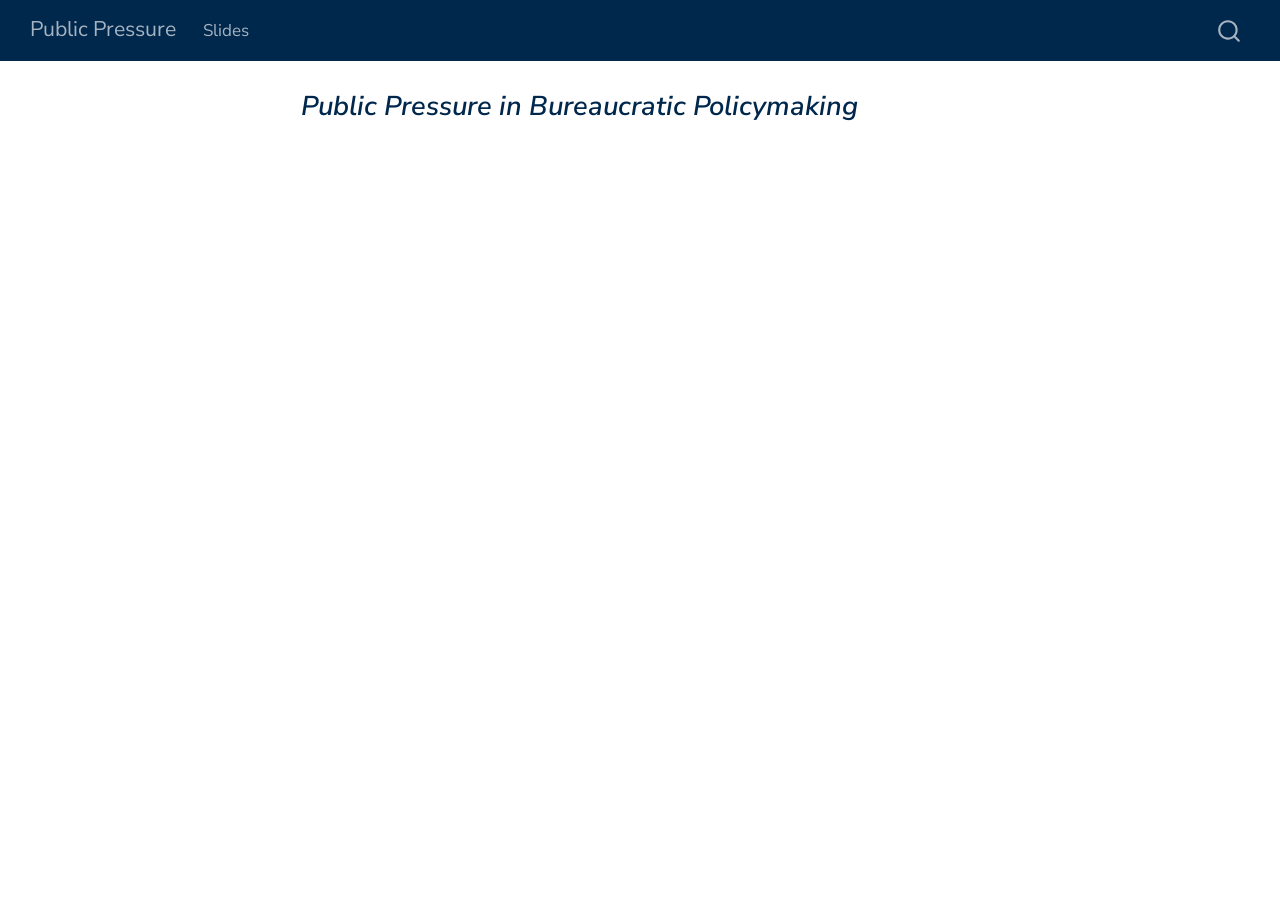
<file: docs/index.html>
<!DOCTYPE html>
<html xmlns="http://www.w3.org/1999/xhtml" lang="en" xml:lang="en"><head>

<meta charset="utf-8">
<meta name="generator" content="quarto-1.9.37">

<meta name="viewport" content="width=device-width, initial-scale=1.0, user-scalable=yes">


<title>Public Pressure in Bureaucratic Policymaking – Public Pressure</title>
<style>
/* Default styles provided by pandoc.
** See https://pandoc.org/MANUAL.html#variables-for-html for config info.
*/
code{white-space: pre-wrap;}
span.smallcaps{font-variant: small-caps;}
div.columns{display: flex; gap: min(4vw, 1.5em);}
div.column{flex: auto; overflow-x: auto;}
div.hanging-indent{margin-left: 1.5em; text-indent: -1.5em;}
ul.task-list{list-style: none;}
ul.task-list li input[type="checkbox"] {
  width: 0.8em;
  margin: 0 0.8em 0.2em -1em; /* quarto-specific, see https://github.com/quarto-dev/quarto-cli/issues/4556 */ 
  vertical-align: middle;
}
</style>


<script src="site_libs/quarto-nav/quarto-nav.js"></script>
<script src="site_libs/quarto-nav/headroom.min.js"></script>
<script src="site_libs/clipboard/clipboard.min.js"></script>
<script src="site_libs/quarto-search/autocomplete.umd.js"></script>
<script src="site_libs/quarto-search/fuse.min.js"></script>
<script src="site_libs/quarto-search/quarto-search.js"></script>
<meta name="quarto:offset" content="./">
<script src="site_libs/quarto-html/quarto.js" type="module"></script>
<script src="site_libs/quarto-html/tabsets/tabsets.js" type="module"></script>
<script src="site_libs/quarto-html/popper.min.js"></script>
<script src="site_libs/quarto-html/tippy.umd.min.js"></script>
<script src="site_libs/quarto-html/anchor.min.js"></script>
<link href="site_libs/quarto-html/tippy.css" rel="stylesheet">
<link href="site_libs/quarto-html/quarto-syntax-highlighting-993571d01157d96432ce2caf8470e893.css" rel="stylesheet" id="quarto-text-highlighting-styles">
<script src="site_libs/quarto-axe/axe-check.js" type="module"></script>
<script id="quarto-axe-checker-options" type="text/plain">eyJvdXRwdXQiOiJjb25zb2xlIn0=</script>
<script src="site_libs/bootstrap/bootstrap.min.js"></script>
<link href="site_libs/bootstrap/bootstrap-icons.css" rel="stylesheet">
<link href="site_libs/bootstrap/bootstrap-cbfbe4c9657ed52f1ac2d3f0d422ef25.min.css" rel="stylesheet" append-hash="true" id="quarto-bootstrap" data-mode="light">
<script id="quarto-search-options" type="application/json">{
  "location": "navbar",
  "copy-button": false,
  "collapse-after": 3,
  "panel-placement": "end",
  "type": "overlay",
  "limit": 50,
  "keyboard-shortcut": [
    "f",
    "/",
    "s"
  ],
  "show-item-context": false,
  "language": {
    "search-no-results-text": "No results",
    "search-matching-documents-text": "matching documents",
    "search-copy-link-title": "Copy link to search",
    "search-hide-matches-text": "Hide additional matches",
    "search-more-match-text": "more match in this document",
    "search-more-matches-text": "more matches in this document",
    "search-clear-button-title": "Clear",
    "search-text-placeholder": "",
    "search-detached-cancel-button-title": "Cancel",
    "search-submit-button-title": "Submit",
    "search-label": "Search"
  }
}</script>


</head>

<body class="floating nav-fixed quarto-light">

<div id="quarto-search-results"></div>
  <header id="quarto-header" class="headroom fixed-top">
    <nav class="navbar navbar-expand-lg " data-bs-theme="dark">
      <div class="navbar-container container-fluid">
      <div class="navbar-brand-container mx-auto">
    <a class="navbar-brand" href="./index.html">
    <span class="navbar-title">Public Pressure</span>
    </a>
  </div>
            <div id="quarto-search" class="" title="Search"></div>
          <button class="navbar-toggler" type="button" data-bs-toggle="collapse" data-bs-target="#navbarCollapse" aria-controls="navbarCollapse" role="menu" aria-expanded="false" aria-label="Toggle navigation" onclick="if (window.quartoToggleHeadroom) { window.quartoToggleHeadroom(); }">
  <span class="navbar-toggler-icon"></span>
</button>
          <div class="collapse navbar-collapse" id="navbarCollapse">
            <ul class="navbar-nav navbar-nav-scroll me-auto">
  <li class="nav-item">
    <a class="nav-link" href="./slides/index.html"> 
<span class="menu-text">Slides</span></a>
  </li>  
</ul>
          </div> <!-- /navcollapse -->
            <div class="quarto-navbar-tools">
</div>
      </div> <!-- /container-fluid -->
    </nav>
</header>
<!-- content -->
<div id="quarto-content" class="quarto-container page-columns page-rows-contents page-layout-article page-navbar">
<!-- sidebar -->
  <nav id="quarto-sidebar" class="sidebar collapse collapse-horizontal quarto-sidebar-collapse-item sidebar-navigation floating overflow-auto">
    
</nav>
<div id="quarto-sidebar-glass" class="quarto-sidebar-collapse-item" data-bs-toggle="collapse" data-bs-target=".quarto-sidebar-collapse-item"></div>
<!-- margin-sidebar -->
    <div id="quarto-margin-sidebar" class="sidebar margin-sidebar zindex-bottom">
    </div>
<!-- main -->
<main class="content" id="quarto-document-content">

<header id="title-block-header" class="quarto-title-block default">
<div class="quarto-title">
<h1 class="title"><em>Public Pressure in Bureaucratic Policymaking</em></h1>
</div>



<div class="quarto-title-meta">

    
  
    
  </div>
  


</header>





</main> <!-- /main -->
<script>
  // If you have multiple navbars (e.g., main + sidebar), label uniquely:
  const navbars = document.querySelectorAll('nav.navbar');
  navbars.forEach((nav, idx) => {
    nav.setAttribute('aria-label', idx === 0 ? 'Main site navigation' : `Secondary navigation`);
  });
  const sidebar = document.getElementById('quarto-sidebar');
  if (sidebar && sidebar.tagName === 'NAV') {
    sidebar.setAttribute('aria-label', 'Sidebar navigation');
  }
  // If your sidebar is a div with role="navigation"
  else if (sidebar && sidebar.getAttribute('role') === 'navigation') {
    sidebar.setAttribute('aria-label', 'Sidebar navigation');
  }
  // Add tabindex=0 to scrollable <pre> elements
  document.querySelectorAll('pre').forEach(function(pre) {
    if (pre.scrollWidth > pre.clientWidth) {
      pre.setAttribute('tabindex', '0');
      pre.setAttribute('aria-label', 'Code sample');
    }
  });
  document.querySelectorAll('.callout-header.collapsed').forEach(function(header) {
  if (!header.hasAttribute('role')) {
    header.setAttribute('role', 'button');
    header.setAttribute('tabindex', '0');
  }});
</script>


<script id="quarto-html-after-body" type="application/javascript">
  window.document.addEventListener("DOMContentLoaded", function (event) {
    const icon = "";
    const anchorJS = new window.AnchorJS();
    anchorJS.options = {
      placement: 'right',
      icon: icon
    };
    anchorJS.add('.anchored');
    const isCodeAnnotation = (el) => {
      for (const clz of el.classList) {
        if (clz.startsWith('code-annotation-')) {                     
          return true;
        }
      }
      return false;
    }
    const onCopySuccess = function(e) {
      // button target
      const button = e.trigger;
      // don't keep focus
      button.blur();
      // flash "checked"
      button.classList.add('code-copy-button-checked');
      var currentTitle = button.getAttribute("title");
      button.setAttribute("title", "Copied!");
      let tooltip;
      if (window.bootstrap) {
        button.setAttribute("data-bs-toggle", "tooltip");
        button.setAttribute("data-bs-placement", "left");
        button.setAttribute("data-bs-title", "Copied!");
        tooltip = new bootstrap.Tooltip(button, 
          { trigger: "manual", 
            customClass: "code-copy-button-tooltip",
            offset: [0, -8]});
        tooltip.show();    
      }
      setTimeout(function() {
        if (tooltip) {
          tooltip.hide();
          button.removeAttribute("data-bs-title");
          button.removeAttribute("data-bs-toggle");
          button.removeAttribute("data-bs-placement");
        }
        button.setAttribute("title", currentTitle);
        button.classList.remove('code-copy-button-checked');
      }, 1000);
      // clear code selection
      e.clearSelection();
    }
    const getTextToCopy = function(trigger) {
      const outerScaffold = trigger.parentElement.cloneNode(true);
      const codeEl = outerScaffold.querySelector('code');
      for (const childEl of codeEl.children) {
        if (isCodeAnnotation(childEl)) {
          childEl.remove();
        }
      }
      return codeEl.innerText;
    }
    const clipboard = new window.ClipboardJS('.code-copy-button:not([data-in-quarto-modal])', {
      text: getTextToCopy
    });
    clipboard.on('success', onCopySuccess);
    if (window.document.getElementById('quarto-embedded-source-code-modal')) {
      const clipboardModal = new window.ClipboardJS('.code-copy-button[data-in-quarto-modal]', {
        text: getTextToCopy,
        container: window.document.getElementById('quarto-embedded-source-code-modal')
      });
      clipboardModal.on('success', onCopySuccess);
    }
      var localhostRegex = new RegExp(/^(?:http|https):\/\/localhost\:?[0-9]*\//);
      var mailtoRegex = new RegExp(/^mailto:/);
        var filterRegex = new RegExp('/' + window.location.host + '/');
      var isInternal = (href) => {
          return filterRegex.test(href) || localhostRegex.test(href) || mailtoRegex.test(href);
      }
      // Inspect non-navigation links and adorn them if external
     var links = window.document.querySelectorAll('a[href]:not(.nav-link):not(.navbar-brand):not(.toc-action):not(.sidebar-link):not(.sidebar-item-toggle):not(.pagination-link):not(.no-external):not([aria-hidden]):not(.dropdown-item):not(.quarto-navigation-tool):not(.about-link)');
      for (var i=0; i<links.length; i++) {
        const link = links[i];
        if (!isInternal(link.href)) {
          // undo the damage that might have been done by quarto-nav.js in the case of
          // links that we want to consider external
          if (link.dataset.originalHref !== undefined) {
            link.href = link.dataset.originalHref;
          }
        }
      }
    function tippyHover(el, contentFn, onTriggerFn, onUntriggerFn) {
      const config = {
        allowHTML: true,
        maxWidth: 500,
        delay: 100,
        arrow: false,
        appendTo: function(el) {
            return el.parentElement;
        },
        interactive: true,
        interactiveBorder: 10,
        theme: 'quarto',
        placement: 'bottom-start',
      };
      if (contentFn) {
        config.content = contentFn;
      }
      if (onTriggerFn) {
        config.onTrigger = onTriggerFn;
      }
      if (onUntriggerFn) {
        config.onUntrigger = onUntriggerFn;
      }
      window.tippy(el, config); 
    }
    const noterefs = window.document.querySelectorAll('a[role="doc-noteref"]');
    for (var i=0; i<noterefs.length; i++) {
      const ref = noterefs[i];
      tippyHover(ref, function() {
        // use id or data attribute instead here
        let href = ref.getAttribute('data-footnote-href') || ref.getAttribute('href');
        try { href = new URL(href).hash; } catch {}
        const id = href.replace(/^#\/?/, "");
        const note = window.document.getElementById(id);
        if (note) {
          return note.innerHTML;
        } else {
          return "";
        }
      });
    }
    const xrefs = window.document.querySelectorAll('a.quarto-xref');
    const processXRef = (id, note) => {
      // Strip column container classes
      const stripColumnClz = (el) => {
        el.classList.remove("page-full", "page-columns");
        if (el.children) {
          for (const child of el.children) {
            stripColumnClz(child);
          }
        }
      }
      stripColumnClz(note)
      if (id === null || id.startsWith('sec-')) {
        // Special case sections, only their first couple elements
        const container = document.createElement("div");
        if (note.children && note.children.length > 2) {
          container.appendChild(note.children[0].cloneNode(true));
          for (let i = 1; i < note.children.length; i++) {
            const child = note.children[i];
            if (child.tagName === "P" && child.innerText === "") {
              continue;
            } else {
              container.appendChild(child.cloneNode(true));
              break;
            }
          }
          if (window.Quarto?.typesetMath) {
            window.Quarto.typesetMath(container);
          }
          return container.innerHTML
        } else {
          if (window.Quarto?.typesetMath) {
            window.Quarto.typesetMath(note);
          }
          return note.innerHTML;
        }
      } else {
        // Remove any anchor links if they are present
        const anchorLink = note.querySelector('a.anchorjs-link');
        if (anchorLink) {
          anchorLink.remove();
        }
        if (window.Quarto?.typesetMath) {
          window.Quarto.typesetMath(note);
        }
        if (note.classList.contains("callout")) {
          return note.outerHTML;
        } else {
          return note.innerHTML;
        }
      }
    }
    for (var i=0; i<xrefs.length; i++) {
      const xref = xrefs[i];
      tippyHover(xref, undefined, function(instance) {
        instance.disable();
        let url = xref.getAttribute('href');
        let hash = undefined; 
        if (url.startsWith('#')) {
          hash = url;
        } else {
          try { hash = new URL(url).hash; } catch {}
        }
        if (hash) {
          const id = hash.replace(/^#\/?/, "");
          const note = window.document.getElementById(id);
          if (note !== null) {
            try {
              const html = processXRef(id, note.cloneNode(true));
              instance.setContent(html);
            } finally {
              instance.enable();
              instance.show();
            }
          } else {
            // See if we can fetch this
            fetch(url.split('#')[0])
            .then(res => res.text())
            .then(html => {
              const parser = new DOMParser();
              const htmlDoc = parser.parseFromString(html, "text/html");
              const note = htmlDoc.getElementById(id);
              if (note !== null) {
                const html = processXRef(id, note);
                instance.setContent(html);
              } 
            }).finally(() => {
              instance.enable();
              instance.show();
            });
          }
        } else {
          // See if we can fetch a full url (with no hash to target)
          // This is a special case and we should probably do some content thinning / targeting
          fetch(url)
          .then(res => res.text())
          .then(html => {
            const parser = new DOMParser();
            const htmlDoc = parser.parseFromString(html, "text/html");
            const note = htmlDoc.querySelector('main.content');
            if (note !== null) {
              // This should only happen for chapter cross references
              // (since there is no id in the URL)
              // remove the first header
              if (note.children.length > 0 && note.children[0].tagName === "HEADER") {
                note.children[0].remove();
              }
              const html = processXRef(null, note);
              instance.setContent(html);
            } 
          }).finally(() => {
            instance.enable();
            instance.show();
          });
        }
      }, function(instance) {
      });
    }
        let selectedAnnoteEl;
        const selectorForAnnotation = ( cell, annotation) => {
          let cellAttr = 'data-code-cell="' + cell + '"';
          let lineAttr = 'data-code-annotation="' +  annotation + '"';
          const selector = 'span[' + cellAttr + '][' + lineAttr + ']';
          return selector;
        }
        const selectCodeLines = (annoteEl) => {
          const doc = window.document;
          const targetCell = annoteEl.getAttribute("data-target-cell");
          const targetAnnotation = annoteEl.getAttribute("data-target-annotation");
          const annoteSpan = window.document.querySelector(selectorForAnnotation(targetCell, targetAnnotation));
          const lines = annoteSpan.getAttribute("data-code-lines").split(",");
          const lineIds = lines.map((line) => {
            return targetCell + "-" + line;
          })
          let top = null;
          let height = null;
          let parent = null;
          if (lineIds.length > 0) {
              //compute the position of the single el (top and bottom and make a div)
              const el = window.document.getElementById(lineIds[0]);
              top = el.offsetTop;
              height = el.offsetHeight;
              parent = el.parentElement.parentElement;
            if (lineIds.length > 1) {
              const lastEl = window.document.getElementById(lineIds[lineIds.length - 1]);
              const bottom = lastEl.offsetTop + lastEl.offsetHeight;
              height = bottom - top;
            }
            if (top !== null && height !== null && parent !== null) {
              // cook up a div (if necessary) and position it 
              let div = window.document.getElementById("code-annotation-line-highlight");
              if (div === null) {
                div = window.document.createElement("div");
                div.setAttribute("id", "code-annotation-line-highlight");
                div.style.position = 'absolute';
                parent.appendChild(div);
              }
              div.style.top = top - 2 + "px";
              div.style.height = height + 4 + "px";
              div.style.left = 0;
              let gutterDiv = window.document.getElementById("code-annotation-line-highlight-gutter");
              if (gutterDiv === null) {
                gutterDiv = window.document.createElement("div");
                gutterDiv.setAttribute("id", "code-annotation-line-highlight-gutter");
                gutterDiv.style.position = 'absolute';
                const codeCell = window.document.getElementById(targetCell);
                const gutter = codeCell.querySelector('.code-annotation-gutter');
                gutter.appendChild(gutterDiv);
              }
              gutterDiv.style.top = top - 2 + "px";
              gutterDiv.style.height = height + 4 + "px";
            }
            selectedAnnoteEl = annoteEl;
          }
        };
        const unselectCodeLines = () => {
          const elementsIds = ["code-annotation-line-highlight", "code-annotation-line-highlight-gutter"];
          elementsIds.forEach((elId) => {
            const div = window.document.getElementById(elId);
            if (div) {
              div.remove();
            }
          });
          selectedAnnoteEl = undefined;
        };
          // Handle positioning of the toggle
      window.addEventListener(
        "resize",
        throttle(() => {
          elRect = undefined;
          if (selectedAnnoteEl) {
            selectCodeLines(selectedAnnoteEl);
          }
        }, 10)
      );
      function throttle(fn, ms) {
      let throttle = false;
      let timer;
        return (...args) => {
          if(!throttle) { // first call gets through
              fn.apply(this, args);
              throttle = true;
          } else { // all the others get throttled
              if(timer) clearTimeout(timer); // cancel #2
              timer = setTimeout(() => {
                fn.apply(this, args);
                timer = throttle = false;
              }, ms);
          }
        };
      }
        // Attach click handler to the DT
        const annoteDls = window.document.querySelectorAll('dt[data-target-cell]');
        for (const annoteDlNode of annoteDls) {
          annoteDlNode.addEventListener('click', (event) => {
            const clickedEl = event.target;
            if (clickedEl !== selectedAnnoteEl) {
              unselectCodeLines();
              const activeEl = window.document.querySelector('dt[data-target-cell].code-annotation-active');
              if (activeEl) {
                activeEl.classList.remove('code-annotation-active');
              }
              selectCodeLines(clickedEl);
              clickedEl.classList.add('code-annotation-active');
            } else {
              // Unselect the line
              unselectCodeLines();
              clickedEl.classList.remove('code-annotation-active');
            }
          });
        }
    const findCites = (el) => {
      const parentEl = el.parentElement;
      if (parentEl) {
        const cites = parentEl.dataset.cites;
        if (cites) {
          return {
            el,
            cites: cites.split(' ')
          };
        } else {
          return findCites(el.parentElement)
        }
      } else {
        return undefined;
      }
    };
    var bibliorefs = window.document.querySelectorAll('a[role="doc-biblioref"]');
    for (var i=0; i<bibliorefs.length; i++) {
      const ref = bibliorefs[i];
      const citeInfo = findCites(ref);
      if (citeInfo) {
        tippyHover(citeInfo.el, function() {
          var popup = window.document.createElement('div');
          citeInfo.cites.forEach(function(cite) {
            var citeDiv = window.document.createElement('div');
            citeDiv.classList.add('hanging-indent');
            citeDiv.classList.add('csl-entry');
            var biblioDiv = window.document.getElementById('ref-' + cite);
            if (biblioDiv) {
              citeDiv.innerHTML = biblioDiv.innerHTML;
            }
            popup.appendChild(citeDiv);
          });
          return popup.innerHTML;
        });
      }
    }
  });
  </script>
</div> <!-- /content -->




</body></html>
</file>
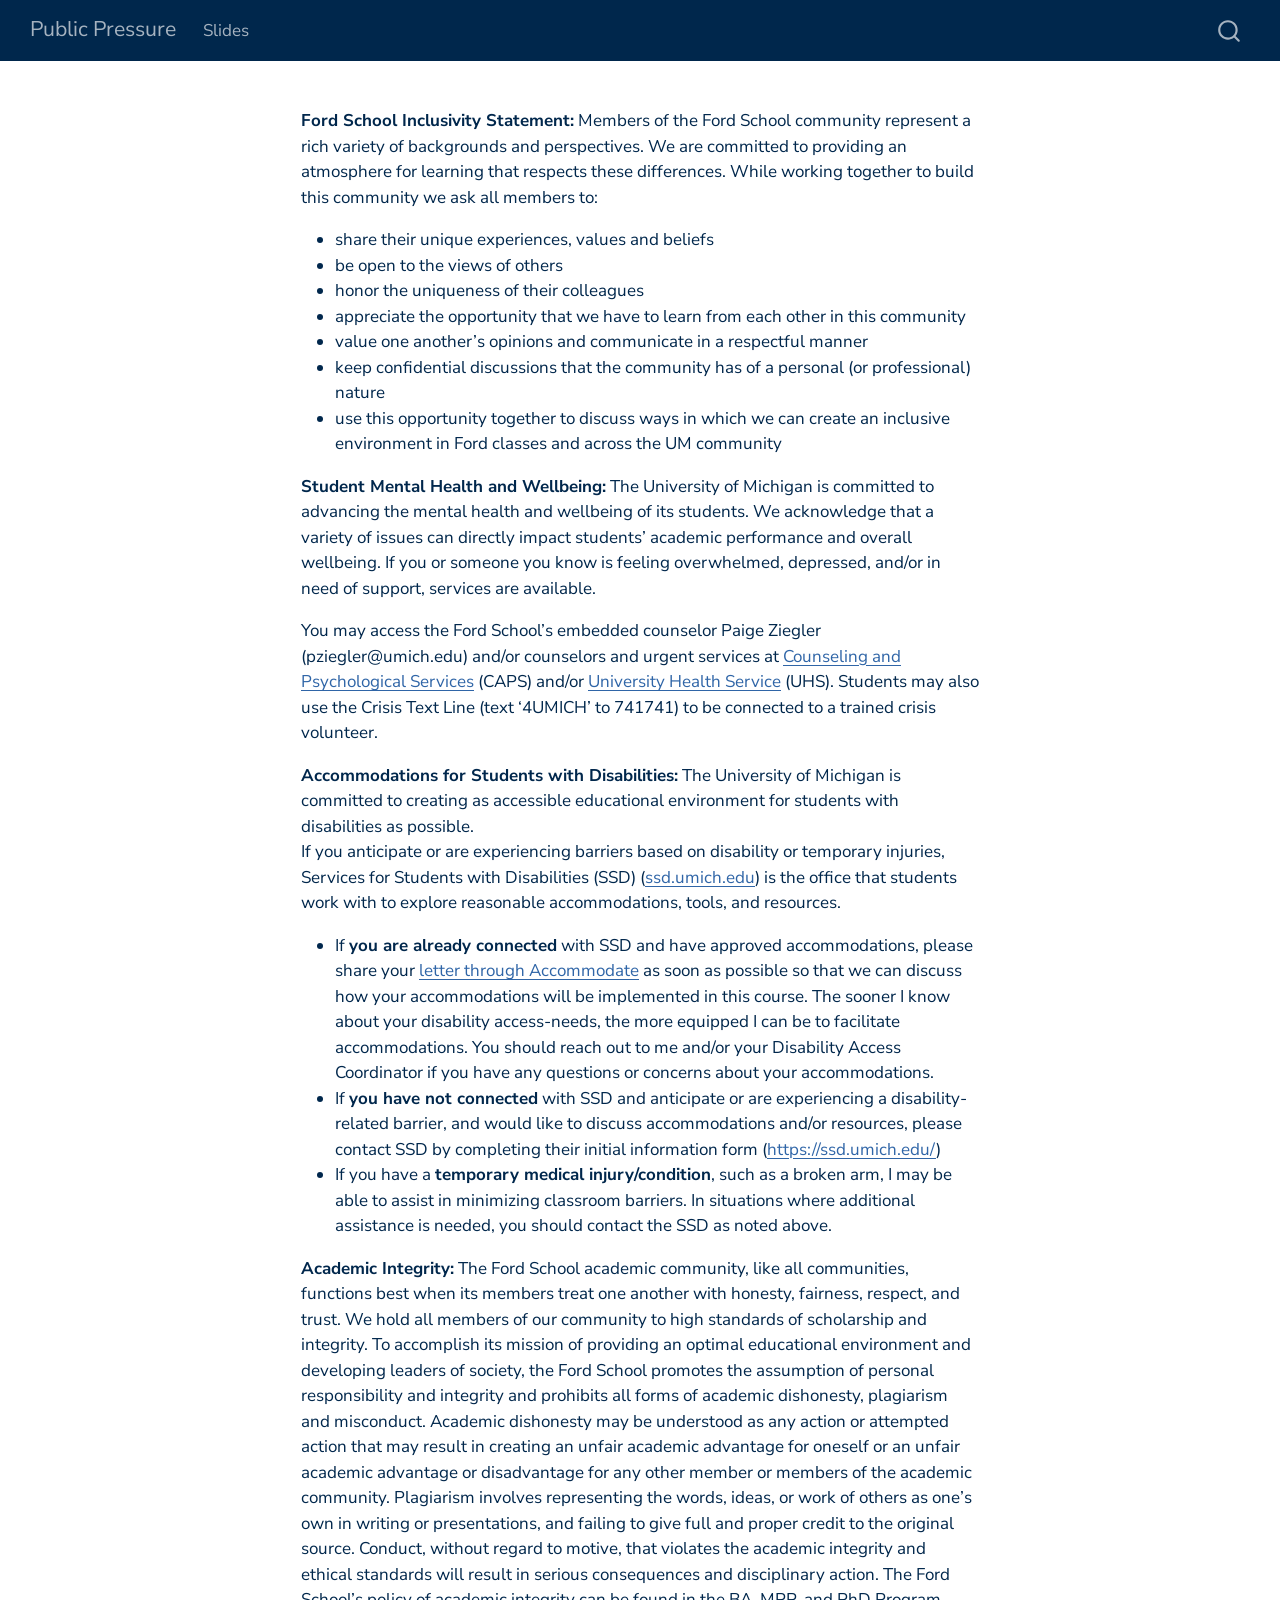
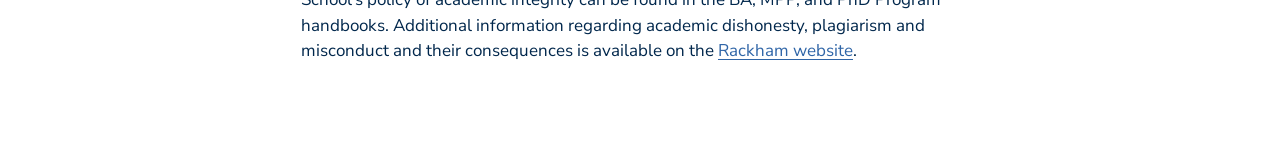
<file: docs/syllabus-insert.html>
<!DOCTYPE html>
<html xmlns="http://www.w3.org/1999/xhtml" lang="en" xml:lang="en"><head>

<meta charset="utf-8">
<meta name="generator" content="quarto-1.9.37">

<meta name="viewport" content="width=device-width, initial-scale=1.0, user-scalable=yes">


<title>syllabus-insert – Public Pressure</title>
<style>
/* Default styles provided by pandoc.
** See https://pandoc.org/MANUAL.html#variables-for-html for config info.
*/
code{white-space: pre-wrap;}
span.smallcaps{font-variant: small-caps;}
div.columns{display: flex; gap: min(4vw, 1.5em);}
div.column{flex: auto; overflow-x: auto;}
div.hanging-indent{margin-left: 1.5em; text-indent: -1.5em;}
ul.task-list{list-style: none;}
ul.task-list li input[type="checkbox"] {
  width: 0.8em;
  margin: 0 0.8em 0.2em -1em; /* quarto-specific, see https://github.com/quarto-dev/quarto-cli/issues/4556 */ 
  vertical-align: middle;
}
</style>


<script src="site_libs/quarto-nav/quarto-nav.js"></script>
<script src="site_libs/quarto-nav/headroom.min.js"></script>
<script src="site_libs/clipboard/clipboard.min.js"></script>
<script src="site_libs/quarto-search/autocomplete.umd.js"></script>
<script src="site_libs/quarto-search/fuse.min.js"></script>
<script src="site_libs/quarto-search/quarto-search.js"></script>
<meta name="quarto:offset" content="./">
<script src="site_libs/quarto-html/quarto.js" type="module"></script>
<script src="site_libs/quarto-html/tabsets/tabsets.js" type="module"></script>
<script src="site_libs/quarto-html/popper.min.js"></script>
<script src="site_libs/quarto-html/tippy.umd.min.js"></script>
<script src="site_libs/quarto-html/anchor.min.js"></script>
<link href="site_libs/quarto-html/tippy.css" rel="stylesheet">
<link href="site_libs/quarto-html/quarto-syntax-highlighting-993571d01157d96432ce2caf8470e893.css" rel="stylesheet" id="quarto-text-highlighting-styles">
<script src="site_libs/quarto-axe/axe-check.js" type="module"></script>
<script id="quarto-axe-checker-options" type="text/plain">eyJvdXRwdXQiOiJjb25zb2xlIn0=</script>
<script src="site_libs/bootstrap/bootstrap.min.js"></script>
<link href="site_libs/bootstrap/bootstrap-icons.css" rel="stylesheet">
<link href="site_libs/bootstrap/bootstrap-cbfbe4c9657ed52f1ac2d3f0d422ef25.min.css" rel="stylesheet" append-hash="true" id="quarto-bootstrap" data-mode="light">
<script id="quarto-search-options" type="application/json">{
  "location": "navbar",
  "copy-button": false,
  "collapse-after": 3,
  "panel-placement": "end",
  "type": "overlay",
  "limit": 50,
  "keyboard-shortcut": [
    "f",
    "/",
    "s"
  ],
  "show-item-context": false,
  "language": {
    "search-no-results-text": "No results",
    "search-matching-documents-text": "matching documents",
    "search-copy-link-title": "Copy link to search",
    "search-hide-matches-text": "Hide additional matches",
    "search-more-match-text": "more match in this document",
    "search-more-matches-text": "more matches in this document",
    "search-clear-button-title": "Clear",
    "search-text-placeholder": "",
    "search-detached-cancel-button-title": "Cancel",
    "search-submit-button-title": "Submit",
    "search-label": "Search"
  }
}</script>


</head>

<body class="floating nav-fixed quarto-light">

<div id="quarto-search-results"></div>
  <header id="quarto-header" class="headroom fixed-top">
    <nav class="navbar navbar-expand-lg " data-bs-theme="dark">
      <div class="navbar-container container-fluid">
      <div class="navbar-brand-container mx-auto">
    <a class="navbar-brand" href="./index.html">
    <span class="navbar-title">Public Pressure</span>
    </a>
  </div>
            <div id="quarto-search" class="" title="Search"></div>
          <button class="navbar-toggler" type="button" data-bs-toggle="collapse" data-bs-target="#navbarCollapse" aria-controls="navbarCollapse" role="menu" aria-expanded="false" aria-label="Toggle navigation" onclick="if (window.quartoToggleHeadroom) { window.quartoToggleHeadroom(); }">
  <span class="navbar-toggler-icon"></span>
</button>
          <div class="collapse navbar-collapse" id="navbarCollapse">
            <ul class="navbar-nav navbar-nav-scroll me-auto">
  <li class="nav-item">
    <a class="nav-link" href="./slides/index.html"> 
<span class="menu-text">Slides</span></a>
  </li>  
</ul>
          </div> <!-- /navcollapse -->
            <div class="quarto-navbar-tools">
</div>
      </div> <!-- /container-fluid -->
    </nav>
</header>
<!-- content -->
<div id="quarto-content" class="quarto-container page-columns page-rows-contents page-layout-article page-navbar">
<!-- sidebar -->
  <nav id="quarto-sidebar" class="sidebar collapse collapse-horizontal quarto-sidebar-collapse-item sidebar-navigation floating overflow-auto">
    
</nav>
<div id="quarto-sidebar-glass" class="quarto-sidebar-collapse-item" data-bs-toggle="collapse" data-bs-target=".quarto-sidebar-collapse-item"></div>
<!-- margin-sidebar -->
    <div id="quarto-margin-sidebar" class="sidebar margin-sidebar zindex-bottom">
    </div>
<!-- main -->
<main class="content" id="quarto-document-content"><header id="title-block-header" class="quarto-title-block"></header>




<p><strong>Ford School Inclusivity Statement:</strong> Members of the Ford School community represent a rich variety of backgrounds and perspectives. We are committed to providing an atmosphere for learning that respects these differences. While working together to build this community we ask all members to:</p>
<ul>
<li>share their unique experiences, values and beliefs<br>
</li>
<li>be open to the views of others<br>
</li>
<li>honor the uniqueness of their colleagues<br>
</li>
<li>appreciate the opportunity that we have to learn from each other in this community<br>
</li>
<li>value one another’s opinions and communicate in a respectful manner<br>
</li>
<li>keep confidential discussions that the community has of a personal (or professional) nature<br>
</li>
<li>use this opportunity together to discuss ways in which we can create an inclusive environment in Ford classes and across the UM community</li>
</ul>
<p><strong>Student Mental Health and Wellbeing:</strong> The University of Michigan is committed to advancing the mental health and wellbeing of its students. We acknowledge that a variety of issues can directly impact students’ academic performance and overall wellbeing. If you or someone you know is feeling overwhelmed, depressed, and/or in need of support, services are available.</p>
<p>You may access the Ford School’s embedded counselor Paige Ziegler (pziegler@umich.edu) and/or counselors and urgent services at <a href="https://caps.umich.edu/">Counseling and Psychological Services</a> (CAPS) and/or <a href="https://uhs.umich.edu/">University Health Service</a> (UHS). Students may also use the Crisis Text Line (text ‘4UMICH’ to 741741) to be connected to a trained crisis volunteer.</p>
<p><strong>Accommodations for Students with Disabilities:</strong> The University of Michigan is committed to creating as accessible educational environment for students with disabilities as possible.<br>
If you anticipate or are experiencing barriers based on disability or temporary injuries, Services for Students with Disabilities (SSD) (<a href="http://ssd.umich.edu">ssd.umich.edu</a>) is the office that students work with to explore reasonable accommodations, tools, and resources.</p>
<ul>
<li>If <strong>you are already connected</strong> with SSD and have approved accommodations, please share your <a href="https://ssd.umich.edu/article/submitting-semester-requests">letter through Accommodate</a> as soon as possible so that we can discuss how your accommodations will be implemented in this course. The sooner I know about your disability access-needs, the more equipped I can be to facilitate accommodations. You should reach out to me and/or your Disability Access Coordinator if you have any questions or concerns about your accommodations.<br>
</li>
<li>If <strong>you have not connected</strong> with SSD and anticipate or are experiencing a disability-related barrier, and would like to discuss accommodations and/or resources, please contact SSD by completing their initial information form (<a href="https://ssd.umich.edu/">https://ssd.umich.edu/</a>)<br>
</li>
<li>If you have a <strong>temporary medical injury/condition</strong>, such as a broken arm, I may be able to assist in minimizing classroom barriers. In situations where additional assistance is needed, you should contact the SSD as noted above.</li>
</ul>
<p><strong>Academic Integrity:</strong> The Ford School academic community, like all communities, functions best when its members treat one another with honesty, fairness, respect, and trust. We hold all members of our community to high standards of scholarship and integrity. To accomplish its mission of providing an optimal educational environment and developing leaders of society, the Ford School promotes the assumption of personal responsibility and integrity and prohibits all forms of academic dishonesty, plagiarism and misconduct. Academic dishonesty may be understood as any action or attempted action that may result in creating an unfair academic advantage for oneself or an unfair academic advantage or disadvantage for any other member or members of the academic community. Plagiarism involves representing the words, ideas, or work of others as one’s own in writing or presentations, and failing to give full and proper credit to the original source. Conduct, without regard to motive, that violates the academic integrity and ethical standards will result in serious consequences and disciplinary action. The Ford School’s policy of academic integrity can be found in the BA, MPP, and PhD Program handbooks. Additional information regarding academic dishonesty, plagiarism and misconduct and their consequences is available on the <a href="https://rackham.umich.edu/academic-policies/section8/#112">Rackham website</a>.</p>



</main> <!-- /main -->
<script>
  // If you have multiple navbars (e.g., main + sidebar), label uniquely:
  const navbars = document.querySelectorAll('nav.navbar');
  navbars.forEach((nav, idx) => {
    nav.setAttribute('aria-label', idx === 0 ? 'Main site navigation' : `Secondary navigation`);
  });
  const sidebar = document.getElementById('quarto-sidebar');
  if (sidebar && sidebar.tagName === 'NAV') {
    sidebar.setAttribute('aria-label', 'Sidebar navigation');
  }
  // If your sidebar is a div with role="navigation"
  else if (sidebar && sidebar.getAttribute('role') === 'navigation') {
    sidebar.setAttribute('aria-label', 'Sidebar navigation');
  }
  // Add tabindex=0 to scrollable <pre> elements
  document.querySelectorAll('pre').forEach(function(pre) {
    if (pre.scrollWidth > pre.clientWidth) {
      pre.setAttribute('tabindex', '0');
      pre.setAttribute('aria-label', 'Code sample');
    }
  });
  document.querySelectorAll('.callout-header.collapsed').forEach(function(header) {
  if (!header.hasAttribute('role')) {
    header.setAttribute('role', 'button');
    header.setAttribute('tabindex', '0');
  }});
</script>


<script id="quarto-html-after-body" type="application/javascript">
  window.document.addEventListener("DOMContentLoaded", function (event) {
    const icon = "";
    const anchorJS = new window.AnchorJS();
    anchorJS.options = {
      placement: 'right',
      icon: icon
    };
    anchorJS.add('.anchored');
    const isCodeAnnotation = (el) => {
      for (const clz of el.classList) {
        if (clz.startsWith('code-annotation-')) {                     
          return true;
        }
      }
      return false;
    }
    const onCopySuccess = function(e) {
      // button target
      const button = e.trigger;
      // don't keep focus
      button.blur();
      // flash "checked"
      button.classList.add('code-copy-button-checked');
      var currentTitle = button.getAttribute("title");
      button.setAttribute("title", "Copied!");
      let tooltip;
      if (window.bootstrap) {
        button.setAttribute("data-bs-toggle", "tooltip");
        button.setAttribute("data-bs-placement", "left");
        button.setAttribute("data-bs-title", "Copied!");
        tooltip = new bootstrap.Tooltip(button, 
          { trigger: "manual", 
            customClass: "code-copy-button-tooltip",
            offset: [0, -8]});
        tooltip.show();    
      }
      setTimeout(function() {
        if (tooltip) {
          tooltip.hide();
          button.removeAttribute("data-bs-title");
          button.removeAttribute("data-bs-toggle");
          button.removeAttribute("data-bs-placement");
        }
        button.setAttribute("title", currentTitle);
        button.classList.remove('code-copy-button-checked');
      }, 1000);
      // clear code selection
      e.clearSelection();
    }
    const getTextToCopy = function(trigger) {
      const outerScaffold = trigger.parentElement.cloneNode(true);
      const codeEl = outerScaffold.querySelector('code');
      for (const childEl of codeEl.children) {
        if (isCodeAnnotation(childEl)) {
          childEl.remove();
        }
      }
      return codeEl.innerText;
    }
    const clipboard = new window.ClipboardJS('.code-copy-button:not([data-in-quarto-modal])', {
      text: getTextToCopy
    });
    clipboard.on('success', onCopySuccess);
    if (window.document.getElementById('quarto-embedded-source-code-modal')) {
      const clipboardModal = new window.ClipboardJS('.code-copy-button[data-in-quarto-modal]', {
        text: getTextToCopy,
        container: window.document.getElementById('quarto-embedded-source-code-modal')
      });
      clipboardModal.on('success', onCopySuccess);
    }
      var localhostRegex = new RegExp(/^(?:http|https):\/\/localhost\:?[0-9]*\//);
      var mailtoRegex = new RegExp(/^mailto:/);
        var filterRegex = new RegExp('/' + window.location.host + '/');
      var isInternal = (href) => {
          return filterRegex.test(href) || localhostRegex.test(href) || mailtoRegex.test(href);
      }
      // Inspect non-navigation links and adorn them if external
     var links = window.document.querySelectorAll('a[href]:not(.nav-link):not(.navbar-brand):not(.toc-action):not(.sidebar-link):not(.sidebar-item-toggle):not(.pagination-link):not(.no-external):not([aria-hidden]):not(.dropdown-item):not(.quarto-navigation-tool):not(.about-link)');
      for (var i=0; i<links.length; i++) {
        const link = links[i];
        if (!isInternal(link.href)) {
          // undo the damage that might have been done by quarto-nav.js in the case of
          // links that we want to consider external
          if (link.dataset.originalHref !== undefined) {
            link.href = link.dataset.originalHref;
          }
        }
      }
    function tippyHover(el, contentFn, onTriggerFn, onUntriggerFn) {
      const config = {
        allowHTML: true,
        maxWidth: 500,
        delay: 100,
        arrow: false,
        appendTo: function(el) {
            return el.parentElement;
        },
        interactive: true,
        interactiveBorder: 10,
        theme: 'quarto',
        placement: 'bottom-start',
      };
      if (contentFn) {
        config.content = contentFn;
      }
      if (onTriggerFn) {
        config.onTrigger = onTriggerFn;
      }
      if (onUntriggerFn) {
        config.onUntrigger = onUntriggerFn;
      }
      window.tippy(el, config); 
    }
    const noterefs = window.document.querySelectorAll('a[role="doc-noteref"]');
    for (var i=0; i<noterefs.length; i++) {
      const ref = noterefs[i];
      tippyHover(ref, function() {
        // use id or data attribute instead here
        let href = ref.getAttribute('data-footnote-href') || ref.getAttribute('href');
        try { href = new URL(href).hash; } catch {}
        const id = href.replace(/^#\/?/, "");
        const note = window.document.getElementById(id);
        if (note) {
          return note.innerHTML;
        } else {
          return "";
        }
      });
    }
    const xrefs = window.document.querySelectorAll('a.quarto-xref');
    const processXRef = (id, note) => {
      // Strip column container classes
      const stripColumnClz = (el) => {
        el.classList.remove("page-full", "page-columns");
        if (el.children) {
          for (const child of el.children) {
            stripColumnClz(child);
          }
        }
      }
      stripColumnClz(note)
      if (id === null || id.startsWith('sec-')) {
        // Special case sections, only their first couple elements
        const container = document.createElement("div");
        if (note.children && note.children.length > 2) {
          container.appendChild(note.children[0].cloneNode(true));
          for (let i = 1; i < note.children.length; i++) {
            const child = note.children[i];
            if (child.tagName === "P" && child.innerText === "") {
              continue;
            } else {
              container.appendChild(child.cloneNode(true));
              break;
            }
          }
          if (window.Quarto?.typesetMath) {
            window.Quarto.typesetMath(container);
          }
          return container.innerHTML
        } else {
          if (window.Quarto?.typesetMath) {
            window.Quarto.typesetMath(note);
          }
          return note.innerHTML;
        }
      } else {
        // Remove any anchor links if they are present
        const anchorLink = note.querySelector('a.anchorjs-link');
        if (anchorLink) {
          anchorLink.remove();
        }
        if (window.Quarto?.typesetMath) {
          window.Quarto.typesetMath(note);
        }
        if (note.classList.contains("callout")) {
          return note.outerHTML;
        } else {
          return note.innerHTML;
        }
      }
    }
    for (var i=0; i<xrefs.length; i++) {
      const xref = xrefs[i];
      tippyHover(xref, undefined, function(instance) {
        instance.disable();
        let url = xref.getAttribute('href');
        let hash = undefined; 
        if (url.startsWith('#')) {
          hash = url;
        } else {
          try { hash = new URL(url).hash; } catch {}
        }
        if (hash) {
          const id = hash.replace(/^#\/?/, "");
          const note = window.document.getElementById(id);
          if (note !== null) {
            try {
              const html = processXRef(id, note.cloneNode(true));
              instance.setContent(html);
            } finally {
              instance.enable();
              instance.show();
            }
          } else {
            // See if we can fetch this
            fetch(url.split('#')[0])
            .then(res => res.text())
            .then(html => {
              const parser = new DOMParser();
              const htmlDoc = parser.parseFromString(html, "text/html");
              const note = htmlDoc.getElementById(id);
              if (note !== null) {
                const html = processXRef(id, note);
                instance.setContent(html);
              } 
            }).finally(() => {
              instance.enable();
              instance.show();
            });
          }
        } else {
          // See if we can fetch a full url (with no hash to target)
          // This is a special case and we should probably do some content thinning / targeting
          fetch(url)
          .then(res => res.text())
          .then(html => {
            const parser = new DOMParser();
            const htmlDoc = parser.parseFromString(html, "text/html");
            const note = htmlDoc.querySelector('main.content');
            if (note !== null) {
              // This should only happen for chapter cross references
              // (since there is no id in the URL)
              // remove the first header
              if (note.children.length > 0 && note.children[0].tagName === "HEADER") {
                note.children[0].remove();
              }
              const html = processXRef(null, note);
              instance.setContent(html);
            } 
          }).finally(() => {
            instance.enable();
            instance.show();
          });
        }
      }, function(instance) {
      });
    }
        let selectedAnnoteEl;
        const selectorForAnnotation = ( cell, annotation) => {
          let cellAttr = 'data-code-cell="' + cell + '"';
          let lineAttr = 'data-code-annotation="' +  annotation + '"';
          const selector = 'span[' + cellAttr + '][' + lineAttr + ']';
          return selector;
        }
        const selectCodeLines = (annoteEl) => {
          const doc = window.document;
          const targetCell = annoteEl.getAttribute("data-target-cell");
          const targetAnnotation = annoteEl.getAttribute("data-target-annotation");
          const annoteSpan = window.document.querySelector(selectorForAnnotation(targetCell, targetAnnotation));
          const lines = annoteSpan.getAttribute("data-code-lines").split(",");
          const lineIds = lines.map((line) => {
            return targetCell + "-" + line;
          })
          let top = null;
          let height = null;
          let parent = null;
          if (lineIds.length > 0) {
              //compute the position of the single el (top and bottom and make a div)
              const el = window.document.getElementById(lineIds[0]);
              top = el.offsetTop;
              height = el.offsetHeight;
              parent = el.parentElement.parentElement;
            if (lineIds.length > 1) {
              const lastEl = window.document.getElementById(lineIds[lineIds.length - 1]);
              const bottom = lastEl.offsetTop + lastEl.offsetHeight;
              height = bottom - top;
            }
            if (top !== null && height !== null && parent !== null) {
              // cook up a div (if necessary) and position it 
              let div = window.document.getElementById("code-annotation-line-highlight");
              if (div === null) {
                div = window.document.createElement("div");
                div.setAttribute("id", "code-annotation-line-highlight");
                div.style.position = 'absolute';
                parent.appendChild(div);
              }
              div.style.top = top - 2 + "px";
              div.style.height = height + 4 + "px";
              div.style.left = 0;
              let gutterDiv = window.document.getElementById("code-annotation-line-highlight-gutter");
              if (gutterDiv === null) {
                gutterDiv = window.document.createElement("div");
                gutterDiv.setAttribute("id", "code-annotation-line-highlight-gutter");
                gutterDiv.style.position = 'absolute';
                const codeCell = window.document.getElementById(targetCell);
                const gutter = codeCell.querySelector('.code-annotation-gutter');
                gutter.appendChild(gutterDiv);
              }
              gutterDiv.style.top = top - 2 + "px";
              gutterDiv.style.height = height + 4 + "px";
            }
            selectedAnnoteEl = annoteEl;
          }
        };
        const unselectCodeLines = () => {
          const elementsIds = ["code-annotation-line-highlight", "code-annotation-line-highlight-gutter"];
          elementsIds.forEach((elId) => {
            const div = window.document.getElementById(elId);
            if (div) {
              div.remove();
            }
          });
          selectedAnnoteEl = undefined;
        };
          // Handle positioning of the toggle
      window.addEventListener(
        "resize",
        throttle(() => {
          elRect = undefined;
          if (selectedAnnoteEl) {
            selectCodeLines(selectedAnnoteEl);
          }
        }, 10)
      );
      function throttle(fn, ms) {
      let throttle = false;
      let timer;
        return (...args) => {
          if(!throttle) { // first call gets through
              fn.apply(this, args);
              throttle = true;
          } else { // all the others get throttled
              if(timer) clearTimeout(timer); // cancel #2
              timer = setTimeout(() => {
                fn.apply(this, args);
                timer = throttle = false;
              }, ms);
          }
        };
      }
        // Attach click handler to the DT
        const annoteDls = window.document.querySelectorAll('dt[data-target-cell]');
        for (const annoteDlNode of annoteDls) {
          annoteDlNode.addEventListener('click', (event) => {
            const clickedEl = event.target;
            if (clickedEl !== selectedAnnoteEl) {
              unselectCodeLines();
              const activeEl = window.document.querySelector('dt[data-target-cell].code-annotation-active');
              if (activeEl) {
                activeEl.classList.remove('code-annotation-active');
              }
              selectCodeLines(clickedEl);
              clickedEl.classList.add('code-annotation-active');
            } else {
              // Unselect the line
              unselectCodeLines();
              clickedEl.classList.remove('code-annotation-active');
            }
          });
        }
    const findCites = (el) => {
      const parentEl = el.parentElement;
      if (parentEl) {
        const cites = parentEl.dataset.cites;
        if (cites) {
          return {
            el,
            cites: cites.split(' ')
          };
        } else {
          return findCites(el.parentElement)
        }
      } else {
        return undefined;
      }
    };
    var bibliorefs = window.document.querySelectorAll('a[role="doc-biblioref"]');
    for (var i=0; i<bibliorefs.length; i++) {
      const ref = bibliorefs[i];
      const citeInfo = findCites(ref);
      if (citeInfo) {
        tippyHover(citeInfo.el, function() {
          var popup = window.document.createElement('div');
          citeInfo.cites.forEach(function(cite) {
            var citeDiv = window.document.createElement('div');
            citeDiv.classList.add('hanging-indent');
            citeDiv.classList.add('csl-entry');
            var biblioDiv = window.document.getElementById('ref-' + cite);
            if (biblioDiv) {
              citeDiv.innerHTML = biblioDiv.innerHTML;
            }
            popup.appendChild(citeDiv);
          });
          return popup.innerHTML;
        });
      }
    }
  });
  </script>
</div> <!-- /content -->




</body></html>
</file>
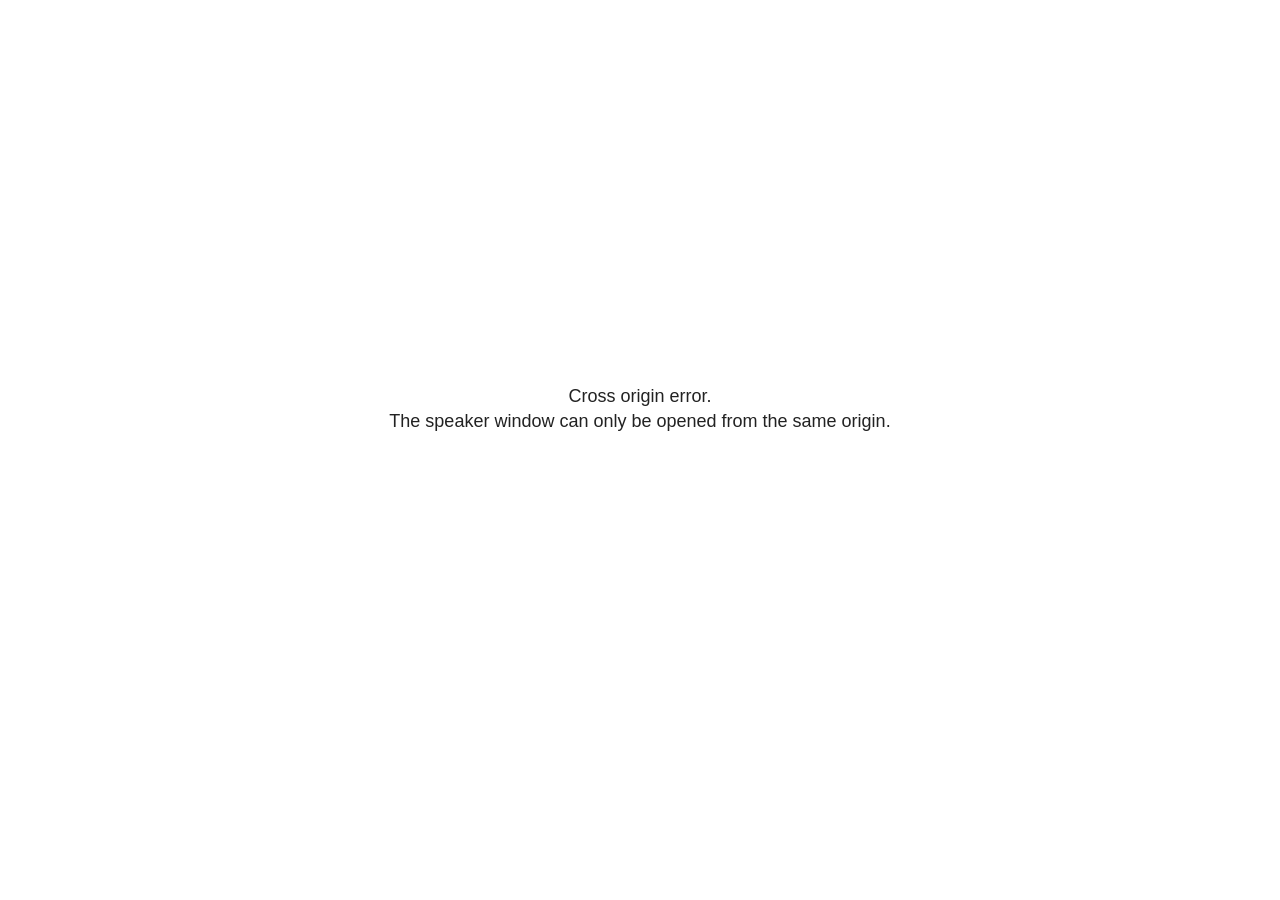
<file: docs/site_libs/revealjs/plugin/notes/speaker-view.html>
<!--
	NOTE: You need to build the notes plugin after making changes to this file.
-->
<html lang="en">
	<head>
		<meta charset="utf-8">

		<title>reveal.js - Speaker View</title>

		<style>
			body {
				font-family: Helvetica;
				font-size: 18px;
			}

			#current-slide,
			#upcoming-slide,
			#speaker-controls {
				padding: 6px;
				box-sizing: border-box;
				-moz-box-sizing: border-box;
			}

			#current-slide iframe,
			#upcoming-slide iframe {
				width: 100%;
				height: 100%;
				border: 1px solid #ddd;
			}

			#current-slide .label,
			#upcoming-slide .label {
				position: absolute;
				top: 10px;
				left: 10px;
				z-index: 2;
			}

			#connection-status {
				position: absolute;
				top: 0;
				left: 0;
				width: 100%;
				height: 100%;
				z-index: 20;
				padding: 30% 20% 20% 20%;
				font-size: 18px;
				color: #222;
				background: #fff;
				text-align: center;
				box-sizing: border-box;
				line-height: 1.4;
			}

			.overlay-element {
				height: 34px;
				line-height: 34px;
				padding: 0 10px;
				text-shadow: none;
				background: rgba( 220, 220, 220, 0.8 );
				color: #222;
				font-size: 14px;
			}

			.overlay-element.interactive:hover {
				background: rgba( 220, 220, 220, 1 );
			}

			#current-slide {
				position: absolute;
				width: 60%;
				height: 100%;
				top: 0;
				left: 0;
				padding-right: 0;
			}

			#upcoming-slide {
				position: absolute;
				width: 40%;
				height: 40%;
				right: 0;
				top: 0;
			}

			/* Speaker controls */
			#speaker-controls {
				position: absolute;
				top: 40%;
				right: 0;
				width: 40%;
				height: 60%;
				overflow: auto;
				font-size: 18px;
			}

				.speaker-controls-time.hidden,
				.speaker-controls-notes.hidden {
					display: none;
				}

				.speaker-controls-time .label,
				.speaker-controls-pace .label,
				.speaker-controls-notes .label {
					text-transform: uppercase;
					font-weight: normal;
					font-size: 0.66em;
					color: #666;
					margin: 0;
				}

				.speaker-controls-time, .speaker-controls-pace {
					border-bottom: 1px solid rgba( 200, 200, 200, 0.5 );
					margin-bottom: 10px;
					padding: 10px 16px;
					padding-bottom: 20px;
					cursor: pointer;
				}

				.speaker-controls-time .reset-button {
					opacity: 0;
					float: right;
					color: #666;
					text-decoration: none;
				}
				.speaker-controls-time:hover .reset-button {
					opacity: 1;
				}

				.speaker-controls-time .timer,
				.speaker-controls-time .clock {
					width: 50%;
				}

				.speaker-controls-time .timer,
				.speaker-controls-time .clock,
				.speaker-controls-time .pacing .hours-value,
				.speaker-controls-time .pacing .minutes-value,
				.speaker-controls-time .pacing .seconds-value {
					font-size: 1.9em;
				}

				.speaker-controls-time .timer {
					float: left;
				}

				.speaker-controls-time .clock {
					float: right;
					text-align: right;
				}

				.speaker-controls-time span.mute {
					opacity: 0.3;
				}

				.speaker-controls-time .pacing-title {
					margin-top: 5px;
				}

				.speaker-controls-time .pacing.ahead {
					color: blue;
				}

				.speaker-controls-time .pacing.on-track {
					color: green;
				}

				.speaker-controls-time .pacing.behind {
					color: red;
				}

				.speaker-controls-notes {
					padding: 10px 16px;
				}

				.speaker-controls-notes .value {
					margin-top: 5px;
					line-height: 1.4;
					font-size: 1.2em;
				}

			/* Layout selector */
			#speaker-layout {
				position: absolute;
				top: 10px;
				right: 10px;
				color: #222;
				z-index: 10;
			}
				#speaker-layout select {
					position: absolute;
					width: 100%;
					height: 100%;
					top: 0;
					left: 0;
					border: 0;
					box-shadow: 0;
					cursor: pointer;
					opacity: 0;

					font-size: 1em;
					background-color: transparent;

					-moz-appearance: none;
					-webkit-appearance: none;
					-webkit-tap-highlight-color: rgba(0, 0, 0, 0);
				}

				#speaker-layout select:focus {
					outline: none;
					box-shadow: none;
				}

			.clear {
				clear: both;
			}

			/* Speaker layout: Wide */
			body[data-speaker-layout="wide"] #current-slide,
			body[data-speaker-layout="wide"] #upcoming-slide {
				width: 50%;
				height: 45%;
				padding: 6px;
			}

			body[data-speaker-layout="wide"] #current-slide {
				top: 0;
				left: 0;
			}

			body[data-speaker-layout="wide"] #upcoming-slide {
				top: 0;
				left: 50%;
			}

			body[data-speaker-layout="wide"] #speaker-controls {
				top: 45%;
				left: 0;
				width: 100%;
				height: 50%;
				font-size: 1.25em;
			}

			/* Speaker layout: Tall */
			body[data-speaker-layout="tall"] #current-slide,
			body[data-speaker-layout="tall"] #upcoming-slide {
				width: 45%;
				height: 50%;
				padding: 6px;
			}

			body[data-speaker-layout="tall"] #current-slide {
				top: 0;
				left: 0;
			}

			body[data-speaker-layout="tall"] #upcoming-slide {
				top: 50%;
				left: 0;
			}

			body[data-speaker-layout="tall"] #speaker-controls {
				padding-top: 40px;
				top: 0;
				left: 45%;
				width: 55%;
				height: 100%;
				font-size: 1.25em;
			}

			/* Speaker layout: Notes only */
			body[data-speaker-layout="notes-only"] #current-slide,
			body[data-speaker-layout="notes-only"] #upcoming-slide {
				display: none;
			}

			body[data-speaker-layout="notes-only"] #speaker-controls {
				padding-top: 40px;
				top: 0;
				left: 0;
				width: 100%;
				height: 100%;
				font-size: 1.25em;
			}

			@media screen and (max-width: 1080px) {
				body[data-speaker-layout="default"] #speaker-controls {
					font-size: 16px;
				}
			}

			@media screen and (max-width: 900px) {
				body[data-speaker-layout="default"] #speaker-controls {
					font-size: 14px;
				}
			}

			@media screen and (max-width: 800px) {
				body[data-speaker-layout="default"] #speaker-controls {
					font-size: 12px;
				}
			}

		</style>
	</head>

	<body>

		<div id="connection-status">Loading speaker view...</div>

		<div id="current-slide"></div>
		<div id="upcoming-slide"><span class="overlay-element label">Upcoming</span></div>
		<div id="speaker-controls">
			<div class="speaker-controls-time">
				<h4 class="label">Time <span class="reset-button">Click to Reset</span></h4>
				<div class="clock">
					<span class="clock-value">0:00 AM</span>
				</div>
				<div class="timer">
					<span class="hours-value">00</span><span class="minutes-value">:00</span><span class="seconds-value">:00</span>
				</div>
				<div class="clear"></div>

				<h4 class="label pacing-title" style="display: none">Pacing – Time to finish current slide</h4>
				<div class="pacing" style="display: none">
					<span class="hours-value">00</span><span class="minutes-value">:00</span><span class="seconds-value">:00</span>
				</div>
			</div>

			<div class="speaker-controls-notes hidden">
				<h4 class="label">Notes</h4>
				<div class="value"></div>
			</div>
		</div>
		<div id="speaker-layout" class="overlay-element interactive">
			<span class="speaker-layout-label"></span>
			<select class="speaker-layout-dropdown"></select>
		</div>

		<script>

			(function() {

				var notes,
					notesValue,
					currentState,
					currentSlide,
					upcomingSlide,
					layoutLabel,
					layoutDropdown,
					pendingCalls = {},
					lastRevealApiCallId = 0,
					connected = false

				var connectionStatus = document.querySelector( '#connection-status' );

				var SPEAKER_LAYOUTS = {
					'default': 'Default',
					'wide': 'Wide',
					'tall': 'Tall',
					'notes-only': 'Notes only'
				};

				setupLayout();

				let openerOrigin;

				try {
					openerOrigin = window.opener.location.origin;
				}
				catch ( error ) { console.warn( error ) }

				// In order to prevent XSS, the speaker view will only run if its
				// opener has the same origin as itself
				if( window.location.origin !== openerOrigin ) {
					connectionStatus.innerHTML = 'Cross origin error.<br>The speaker window can only be opened from the same origin.';
					return;
				}

				var connectionTimeout = setTimeout( function() {
					connectionStatus.innerHTML = 'Error connecting to main window.<br>Please try closing and reopening the speaker view.';
				}, 5000 );

				window.addEventListener( 'message', function( event ) {

					// Validate the origin of all messages to avoid parsing messages
					// that aren't meant for us. Ignore when running off file:// so
					// that the speaker view continues to work without a web server.
					if( window.location.origin !== event.origin && window.location.origin !== 'file://' ) {
						return
					}

					clearTimeout( connectionTimeout );
					connectionStatus.style.display = 'none';

					var data = JSON.parse( event.data );

					// The overview mode is only useful to the reveal.js instance
					// where navigation occurs so we don't sync it
					if( data.state ) delete data.state.overview;

					// Messages sent by the notes plugin inside of the main window
					if( data && data.namespace === 'reveal-notes' ) {
						if( data.type === 'connect' ) {
							handleConnectMessage( data );
						}
						else if( data.type === 'state' ) {
							handleStateMessage( data );
						}
						else if( data.type === 'return' ) {
							pendingCalls[data.callId](data.result);
							delete pendingCalls[data.callId];
						}
					}
					// Messages sent by the reveal.js inside of the current slide preview
					else if( data && data.namespace === 'reveal' ) {
						if( /ready/.test( data.eventName ) ) {
							// Send a message back to notify that the handshake is complete
							window.opener.postMessage( JSON.stringify({ namespace: 'reveal-notes', type: 'connected'} ), '*' );
						}
						else if( /slidechanged|fragmentshown|fragmenthidden|paused|resumed/.test( data.eventName ) && currentState !== JSON.stringify( data.state ) ) {

							dispatchStateToMainWindow( data.state );

						}
					}

				} );

				/**
				 * Updates the presentation in the main window to match the state
				 * of the presentation in the notes window.
				 */
				const dispatchStateToMainWindow = debounce(( state ) => {
					window.opener.postMessage( JSON.stringify({ method: 'setState', args: [ state ]} ), '*' );
				}, 500);

				/**
				 * Asynchronously calls the Reveal.js API of the main frame.
				 */
				function callRevealApi( methodName, methodArguments, callback ) {

					var callId = ++lastRevealApiCallId;
					pendingCalls[callId] = callback;
					window.opener.postMessage( JSON.stringify( {
						namespace: 'reveal-notes',
						type: 'call',
						callId: callId,
						methodName: methodName,
						arguments: methodArguments
					} ), '*' );

				}

				/**
				 * Called when the main window is trying to establish a
				 * connection.
				 */
				function handleConnectMessage( data ) {

					if( connected === false ) {
						connected = true;

						setupIframes( data );
						setupKeyboard();
						setupNotes();
						setupTimer();
						setupHeartbeat();
					}

				}

				/**
				 * Called when the main window sends an updated state.
				 */
				function handleStateMessage( data ) {

					// Store the most recently set state to avoid circular loops
					// applying the same state
					currentState = JSON.stringify( data.state );

					// No need for updating the notes in case of fragment changes
					if ( data.notes ) {
						notes.classList.remove( 'hidden' );
						notesValue.style.whiteSpace = data.whitespace;
						if( data.markdown ) {
							notesValue.innerHTML = marked( data.notes );
						}
						else {
							notesValue.innerHTML = data.notes;
						}
					}
					else {
						notes.classList.add( 'hidden' );
					}

					// Update the note slides
					currentSlide.contentWindow.postMessage( JSON.stringify({ method: 'setState', args: [ data.state ] }), '*' );
					upcomingSlide.contentWindow.postMessage( JSON.stringify({ method: 'setState', args: [ data.state ] }), '*' );
					upcomingSlide.contentWindow.postMessage( JSON.stringify({ method: 'next' }), '*' );

				}

				// Limit to max one state update per X ms
				handleStateMessage = debounce( handleStateMessage, 200 );

				/**
				 * Forward keyboard events to the current slide window.
				 * This enables keyboard events to work even if focus
				 * isn't set on the current slide iframe.
				 *
				 * Block F5 default handling, it reloads and disconnects
				 * the speaker notes window.
				 */
				function setupKeyboard() {

					document.addEventListener( 'keydown', function( event ) {
						if( event.keyCode === 116 || ( event.metaKey && event.keyCode === 82 ) ) {
							event.preventDefault();
							return false;
						}
						currentSlide.contentWindow.postMessage( JSON.stringify({ method: 'triggerKey', args: [ event.keyCode ] }), '*' );
					} );

				}

				/**
				 * Creates the preview iframes.
				 */
				function setupIframes( data ) {

					var params = [
						'receiver',
						'progress=false',
						'history=false',
						'transition=none',
						'autoSlide=0',
						'backgroundTransition=none'
					].join( '&' );

					var urlSeparator = /\?/.test(data.url) ? '&' : '?';
					var hash = '#/' + data.state.indexh + '/' + data.state.indexv;
					var currentURL = data.url + urlSeparator + params + '&scrollActivationWidth=false&postMessageEvents=true' + hash;
					var upcomingURL = data.url + urlSeparator + params + '&scrollActivationWidth=false&controls=false' + hash;

					currentSlide = document.createElement( 'iframe' );
					currentSlide.setAttribute( 'width', 1280 );
					currentSlide.setAttribute( 'height', 1024 );
					currentSlide.setAttribute( 'src', currentURL );
					document.querySelector( '#current-slide' ).appendChild( currentSlide );

					upcomingSlide = document.createElement( 'iframe' );
					upcomingSlide.setAttribute( 'width', 640 );
					upcomingSlide.setAttribute( 'height', 512 );
					upcomingSlide.setAttribute( 'src', upcomingURL );
					document.querySelector( '#upcoming-slide' ).appendChild( upcomingSlide );

				}

				/**
				 * Setup the notes UI.
				 */
				function setupNotes() {

					notes = document.querySelector( '.speaker-controls-notes' );
					notesValue = document.querySelector( '.speaker-controls-notes .value' );

				}

				/**
				 * We send out a heartbeat at all times to ensure we can
				 * reconnect with the main presentation window after reloads.
				 */
				function setupHeartbeat() {

					setInterval( () => {
						window.opener.postMessage( JSON.stringify({ namespace: 'reveal-notes', type: 'heartbeat'} ), '*' );
					}, 1000 );

				}

				function getTimings( callback ) {

					callRevealApi( 'getSlidesAttributes', [], function ( slideAttributes ) {
						callRevealApi( 'getConfig', [], function ( config ) {
							var totalTime = config.totalTime;
							var minTimePerSlide = config.minimumTimePerSlide || 0;
							var defaultTiming = config.defaultTiming;
							if ((defaultTiming == null) && (totalTime == null)) {
								callback(null);
								return;
							}
							// Setting totalTime overrides defaultTiming
							if (totalTime) {
								defaultTiming = 0;
							}
							var timings = [];
							for ( var i in slideAttributes ) {
								var slide = slideAttributes[ i ];
								var timing = defaultTiming;
								if( slide.hasOwnProperty( 'data-timing' )) {
									var t = slide[ 'data-timing' ];
									timing = parseInt(t);
									if( isNaN(timing) ) {
										console.warn("Could not parse timing '" + t + "' of slide " + i + "; using default of " + defaultTiming);
										timing = defaultTiming;
									}
								}
								timings.push(timing);
							}
							if ( totalTime ) {
								// After we've allocated time to individual slides, we summarize it and
								// subtract it from the total time
								var remainingTime = totalTime - timings.reduce( function(a, b) { return a + b; }, 0 );
								// The remaining time is divided by the number of slides that have 0 seconds
								// allocated at the moment, giving the average time-per-slide on the remaining slides
								var remainingSlides = (timings.filter( function(x) { return x == 0 }) ).length
								var timePerSlide = Math.round( remainingTime / remainingSlides, 0 )
								// And now we replace every zero-value timing with that average
								timings = timings.map( function(x) { return (x==0 ? timePerSlide : x) } );
							}
							var slidesUnderMinimum = timings.filter( function(x) { return (x < minTimePerSlide) } ).length
							if ( slidesUnderMinimum ) {
								message = "The pacing time for " + slidesUnderMinimum + " slide(s) is under the configured minimum of " + minTimePerSlide + " seconds. Check the data-timing attribute on individual slides, or consider increasing the totalTime or minimumTimePerSlide configuration options (or removing some slides).";
								alert(message);
							}
							callback( timings );
						} );
					} );

				}

				/**
				 * Return the number of seconds allocated for presenting
				 * all slides up to and including this one.
				 */
				function getTimeAllocated( timings, callback ) {

					callRevealApi( 'getSlidePastCount', [], function ( currentSlide ) {
						var allocated = 0;
						for (var i in timings.slice(0, currentSlide + 1)) {
							allocated += timings[i];
						}
						callback( allocated );
					} );

				}

				/**
				 * Create the timer and clock and start updating them
				 * at an interval.
				 */
				function setupTimer() {

					var start = new Date(),
					timeEl = document.querySelector( '.speaker-controls-time' ),
					clockEl = timeEl.querySelector( '.clock-value' ),
					hoursEl = timeEl.querySelector( '.hours-value' ),
					minutesEl = timeEl.querySelector( '.minutes-value' ),
					secondsEl = timeEl.querySelector( '.seconds-value' ),
					pacingTitleEl = timeEl.querySelector( '.pacing-title' ),
					pacingEl = timeEl.querySelector( '.pacing' ),
					pacingHoursEl = pacingEl.querySelector( '.hours-value' ),
					pacingMinutesEl = pacingEl.querySelector( '.minutes-value' ),
					pacingSecondsEl = pacingEl.querySelector( '.seconds-value' );

					var timings = null;
					getTimings( function ( _timings ) {

						timings = _timings;
						if (_timings !== null) {
							pacingTitleEl.style.removeProperty('display');
							pacingEl.style.removeProperty('display');
						}

						// Update once directly
						_updateTimer();

						// Then update every second
						setInterval( _updateTimer, 1000 );

					} );


					function _resetTimer() {

						if (timings == null) {
							start = new Date();
							_updateTimer();
						}
						else {
							// Reset timer to beginning of current slide
							getTimeAllocated( timings, function ( slideEndTimingSeconds ) {
								var slideEndTiming = slideEndTimingSeconds * 1000;
								callRevealApi( 'getSlidePastCount', [], function ( currentSlide ) {
									var currentSlideTiming = timings[currentSlide] * 1000;
									var previousSlidesTiming = slideEndTiming - currentSlideTiming;
									var now = new Date();
									start = new Date(now.getTime() - previousSlidesTiming);
									_updateTimer();
								} );
							} );
						}

					}

					timeEl.addEventListener( 'click', function() {
						_resetTimer();
						return false;
					} );

					function _displayTime( hrEl, minEl, secEl, time) {

						var sign = Math.sign(time) == -1 ? "-" : "";
						time = Math.abs(Math.round(time / 1000));
						var seconds = time % 60;
						var minutes = Math.floor( time / 60 ) % 60 ;
						var hours = Math.floor( time / ( 60 * 60 )) ;
						hrEl.innerHTML = sign + zeroPadInteger( hours );
						if (hours == 0) {
							hrEl.classList.add( 'mute' );
						}
						else {
							hrEl.classList.remove( 'mute' );
						}
						minEl.innerHTML = ':' + zeroPadInteger( minutes );
						if (hours == 0 && minutes == 0) {
							minEl.classList.add( 'mute' );
						}
						else {
							minEl.classList.remove( 'mute' );
						}
						secEl.innerHTML = ':' + zeroPadInteger( seconds );
					}

					function _updateTimer() {

						var diff, hours, minutes, seconds,
						now = new Date();

						diff = now.getTime() - start.getTime();

						clockEl.innerHTML = now.toLocaleTimeString( 'en-US', { hour12: true, hour: '2-digit', minute:'2-digit' } );
						_displayTime( hoursEl, minutesEl, secondsEl, diff );
						if (timings !== null) {
							_updatePacing(diff);
						}

					}

					function _updatePacing(diff) {

						getTimeAllocated( timings, function ( slideEndTimingSeconds ) {
							var slideEndTiming = slideEndTimingSeconds * 1000;

							callRevealApi( 'getSlidePastCount', [], function ( currentSlide ) {
								var currentSlideTiming = timings[currentSlide] * 1000;
								var timeLeftCurrentSlide = slideEndTiming - diff;
								if (timeLeftCurrentSlide < 0) {
									pacingEl.className = 'pacing behind';
								}
								else if (timeLeftCurrentSlide < currentSlideTiming) {
									pacingEl.className = 'pacing on-track';
								}
								else {
									pacingEl.className = 'pacing ahead';
								}
								_displayTime( pacingHoursEl, pacingMinutesEl, pacingSecondsEl, timeLeftCurrentSlide );
							} );
						} );
					}

				}

				/**
				 * Sets up the speaker view layout and layout selector.
				 */
				function setupLayout() {

					layoutDropdown = document.querySelector( '.speaker-layout-dropdown' );
					layoutLabel = document.querySelector( '.speaker-layout-label' );

					// Render the list of available layouts
					for( var id in SPEAKER_LAYOUTS ) {
						var option = document.createElement( 'option' );
						option.setAttribute( 'value', id );
						option.textContent = SPEAKER_LAYOUTS[ id ];
						layoutDropdown.appendChild( option );
					}

					// Monitor the dropdown for changes
					layoutDropdown.addEventListener( 'change', function( event ) {

						setLayout( layoutDropdown.value );

					}, false );

					// Restore any currently persisted layout
					setLayout( getLayout() );

				}

				/**
				 * Sets a new speaker view layout. The layout is persisted
				 * in local storage.
				 */
				function setLayout( value ) {

					var title = SPEAKER_LAYOUTS[ value ];

					layoutLabel.innerHTML = 'Layout' + ( title ? ( ': ' + title ) : '' );
					layoutDropdown.value = value;

					document.body.setAttribute( 'data-speaker-layout', value );

					// Persist locally
					if( supportsLocalStorage() ) {
						window.localStorage.setItem( 'reveal-speaker-layout', value );
					}

				}

				/**
				 * Returns the ID of the most recently set speaker layout
				 * or our default layout if none has been set.
				 */
				function getLayout() {

					if( supportsLocalStorage() ) {
						var layout = window.localStorage.getItem( 'reveal-speaker-layout' );
						if( layout ) {
							return layout;
						}
					}

					// Default to the first record in the layouts hash
					for( var id in SPEAKER_LAYOUTS ) {
						return id;
					}

				}

				function supportsLocalStorage() {

					try {
						localStorage.setItem('test', 'test');
						localStorage.removeItem('test');
						return true;
					}
					catch( e ) {
						return false;
					}

				}

				function zeroPadInteger( num ) {

					var str = '00' + parseInt( num );
					return str.substring( str.length - 2 );

				}

				/**
				 * Limits the frequency at which a function can be called.
				 */
				function debounce( fn, ms ) {

					var lastTime = 0,
						timeout;

					return function() {

						var args = arguments;
						var context = this;

						clearTimeout( timeout );

						var timeSinceLastCall = Date.now() - lastTime;
						if( timeSinceLastCall > ms ) {
							fn.apply( context, args );
							lastTime = Date.now();
						}
						else {
							timeout = setTimeout( function() {
								fn.apply( context, args );
								lastTime = Date.now();
							}, ms - timeSinceLastCall );
						}

					}

				}

			})();

		</script>
	</body>
</html>
</file>
<file: docs/site_libs/quarto-html/tippy.css>
.tippy-box[data-animation=fade][data-state=hidden]{opacity:0}[data-tippy-root]{max-width:calc(100vw - 10px)}.tippy-box{position:relative;background-color:#333;color:#fff;border-radius:4px;font-size:14px;line-height:1.4;white-space:normal;outline:0;transition-property:transform,visibility,opacity}.tippy-box[data-placement^=top]>.tippy-arrow{bottom:0}.tippy-box[data-placement^=top]>.tippy-arrow:before{bottom:-7px;left:0;border-width:8px 8px 0;border-top-color:initial;transform-origin:center top}.tippy-box[data-placement^=bottom]>.tippy-arrow{top:0}.tippy-box[data-placement^=bottom]>.tippy-arrow:before{top:-7px;left:0;border-width:0 8px 8px;border-bottom-color:initial;transform-origin:center bottom}.tippy-box[data-placement^=left]>.tippy-arrow{right:0}.tippy-box[data-placement^=left]>.tippy-arrow:before{border-width:8px 0 8px 8px;border-left-color:initial;right:-7px;transform-origin:center left}.tippy-box[data-placement^=right]>.tippy-arrow{left:0}.tippy-box[data-placement^=right]>.tippy-arrow:before{left:-7px;border-width:8px 8px 8px 0;border-right-color:initial;transform-origin:center right}.tippy-box[data-inertia][data-state=visible]{transition-timing-function:cubic-bezier(.54,1.5,.38,1.11)}.tippy-arrow{width:16px;height:16px;color:#333}.tippy-arrow:before{content:"";position:absolute;border-color:transparent;border-style:solid}.tippy-content{position:relative;padding:5px 9px;z-index:1}
</file>
<file: docs/site_libs/quarto-html/quarto-syntax-highlighting-993571d01157d96432ce2caf8470e893.css>
/* quarto syntax highlight colors */
:root {
  --quarto-hl-ot-color: #003B4F;
  --quarto-hl-at-color: #657422;
  --quarto-hl-ss-color: #20794D;
  --quarto-hl-an-color: #5E5E5E;
  --quarto-hl-fu-color: #4758AB;
  --quarto-hl-st-color: #20794D;
  --quarto-hl-cf-color: #003B4F;
  --quarto-hl-op-color: #5E5E5E;
  --quarto-hl-er-color: #AD0000;
  --quarto-hl-bn-color: #AD0000;
  --quarto-hl-al-color: #AD0000;
  --quarto-hl-va-color: #111111;
  --quarto-hl-bu-color: inherit;
  --quarto-hl-ex-color: inherit;
  --quarto-hl-pp-color: #AD0000;
  --quarto-hl-in-color: #5E5E5E;
  --quarto-hl-vs-color: #20794D;
  --quarto-hl-wa-color: #5E5E5E;
  --quarto-hl-do-color: #5E5E5E;
  --quarto-hl-im-color: #00769E;
  --quarto-hl-ch-color: #20794D;
  --quarto-hl-dt-color: #AD0000;
  --quarto-hl-fl-color: #AD0000;
  --quarto-hl-co-color: #5E5E5E;
  --quarto-hl-cv-color: #5E5E5E;
  --quarto-hl-cn-color: #8f5902;
  --quarto-hl-sc-color: #5E5E5E;
  --quarto-hl-dv-color: #AD0000;
  --quarto-hl-kw-color: #003B4F;
}

/* other quarto variables */
:root {
  --quarto-font-monospace: "Nunito Sans", monospace;
}

/* syntax highlight based on Pandoc's rules */
pre > code.sourceCode > span {
  color: #003B4F;
}

code.sourceCode > span {
  color: #003B4F;
}

div.sourceCode,
div.sourceCode pre.sourceCode {
  color: #003B4F;
}

/* Normal */
code span {
  color: #003B4F;
}

/* Alert */
code span.al {
  color: #AD0000;
  font-style: inherit;
}

/* Annotation */
code span.an {
  color: #5E5E5E;
  font-style: inherit;
}

/* Attribute */
code span.at {
  color: #657422;
  font-style: inherit;
}

/* BaseN */
code span.bn {
  color: #AD0000;
  font-style: inherit;
}

/* BuiltIn */
code span.bu {
  font-style: inherit;
}

/* ControlFlow */
code span.cf {
  color: #003B4F;
  font-weight: bold;
  font-style: inherit;
}

/* Char */
code span.ch {
  color: #20794D;
  font-style: inherit;
}

/* Constant */
code span.cn {
  color: #8f5902;
  font-style: inherit;
}

/* Comment */
code span.co {
  color: #5E5E5E;
  font-style: inherit;
}

/* CommentVar */
code span.cv {
  color: #5E5E5E;
  font-style: italic;
}

/* Documentation */
code span.do {
  color: #5E5E5E;
  font-style: italic;
}

/* DataType */
code span.dt {
  color: #AD0000;
  font-style: inherit;
}

/* DecVal */
code span.dv {
  color: #AD0000;
  font-style: inherit;
}

/* Error */
code span.er {
  color: #AD0000;
  font-style: inherit;
}

/* Extension */
code span.ex {
  font-style: inherit;
}

/* Float */
code span.fl {
  color: #AD0000;
  font-style: inherit;
}

/* Function */
code span.fu {
  color: #4758AB;
  font-style: inherit;
}

/* Import */
code span.im {
  color: #00769E;
  font-style: inherit;
}

/* Information */
code span.in {
  color: #5E5E5E;
  font-style: inherit;
}

/* Keyword */
code span.kw {
  color: #003B4F;
  font-weight: bold;
  font-style: inherit;
}

/* Operator */
code span.op {
  color: #5E5E5E;
  font-style: inherit;
}

/* Other */
code span.ot {
  color: #003B4F;
  font-style: inherit;
}

/* Preprocessor */
code span.pp {
  color: #AD0000;
  font-style: inherit;
}

/* SpecialChar */
code span.sc {
  color: #5E5E5E;
  font-style: inherit;
}

/* SpecialString */
code span.ss {
  color: #20794D;
  font-style: inherit;
}

/* String */
code span.st {
  color: #20794D;
  font-style: inherit;
}

/* Variable */
code span.va {
  color: #111111;
  font-style: inherit;
}

/* VerbatimString */
code span.vs {
  color: #20794D;
  font-style: inherit;
}

/* Warning */
code span.wa {
  color: #5E5E5E;
  font-style: italic;
}

.prevent-inlining {
  content: "</";
}

/*# sourceMappingURL=6195ddd99aa1fc0434351d01590c0d43.css.map */
</file>
